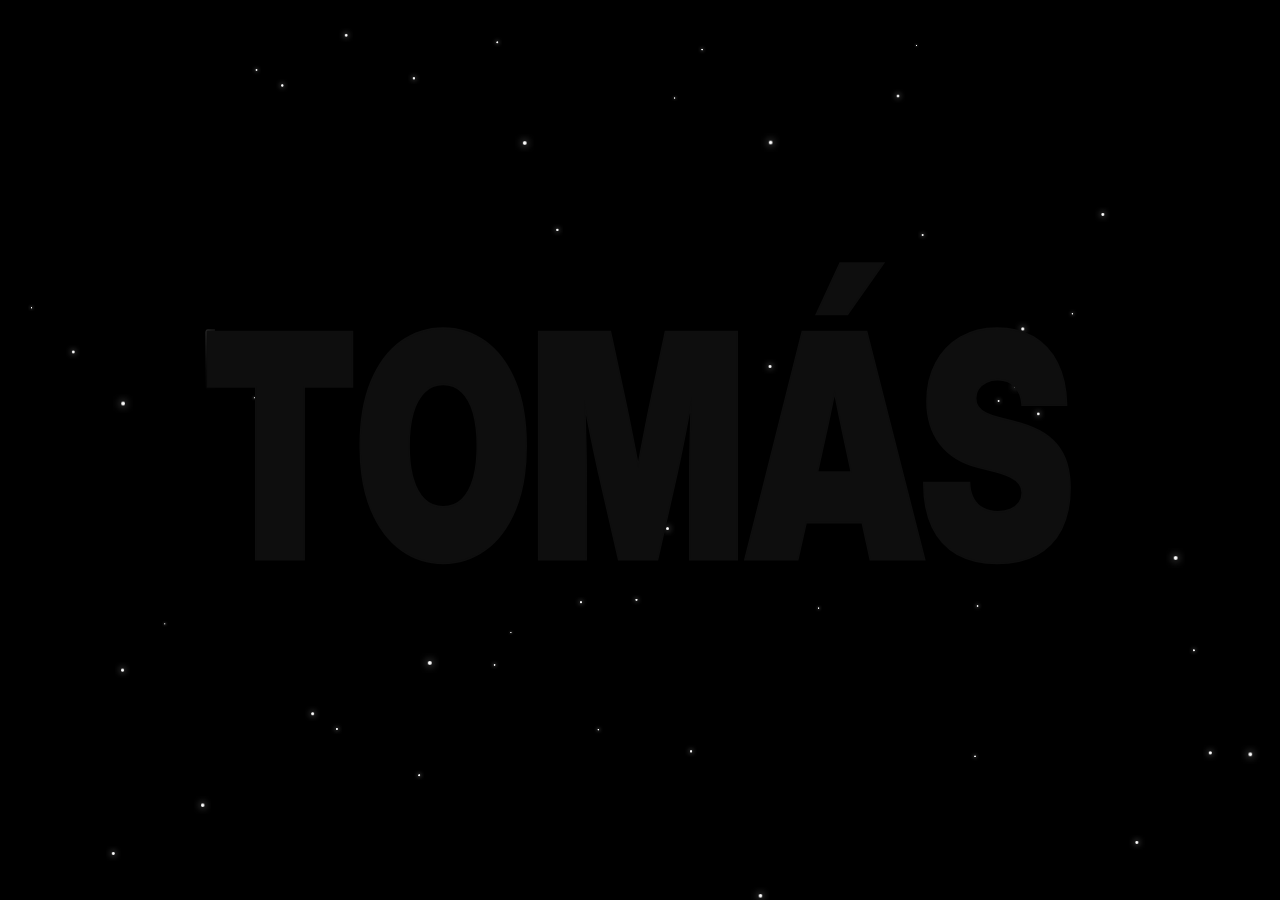
<file: index.html>
<!DOCTYPE html>
<html lang="pt">
<head>
    <meta charset="UTF-8">
    <meta name="viewport" content="width=device-width, initial-scale=1.0">
    <title>TOMAS</title>
    <link rel="stylesheet" href="styles.css">
    <link rel="preconnect" href="https://fonts.googleapis.com">
    <link rel="preconnect" href="https://fonts.gstatic.com" crossorigin>
    <link href="https://fonts.googleapis.com/css2?family=Inter:wght@900&display=swap" rel="stylesheet">
    <style>
        /* Custom font stretch/condense if needed, but scaling works too */
        .base-text, .glow-text-stroke {
            font-family: 'Inter', sans-serif;
            font-weight: 900;
            /* Stretch vertically: scale(1, 1.2) is one way, but font-stretch is better if font supports it. 
               Since Inter doesn't have ultra-condensed/tall variants easily loaded here without variable font, 
               we will rely on SVG transform or CSS transform on the text element */
        }
    </style>
</head>
<body>
    <canvas id="particles-canvas"></canvas>
    
    <main class="content">
        <!-- SVG Container for the text -->
        <svg id="text-svg" viewBox="0 0 800 200" preserveAspectRatio="xMidYMid meet">
            <defs>
                <!-- Mask for the glow effect -->
                <mask id="glow-mask">
                    <!-- Everything black is hidden, white is visible -->
                    <rect x="0" y="0" width="100%" height="100%" fill="black" />
                    <!-- The spotlight circle that will follow the mouse -->
                    <circle id="glow-spotlight" cx="0" cy="0" r="60" fill="white" filter="url(#blur-filter)" />
                </mask>
                
                <filter id="blur-filter">
                    <feGaussianBlur in="SourceGraphic" stdDeviation="15" />
                </filter>
            </defs>
            
            <!-- Group to center/scale text if needed -->
            <!-- transform: scale(0.9, 1.2) compresses width slightly and stretches height -->
            <g transform="scale(0.9, 1.2)" transform-origin="center">
                <!-- Glow layer (White stroke, masked by the spotlight) -->
                <!-- Rendered FIRST (behind) so inner strokes are covered by the base text -->
                <text x="50%" y="50%" dy=".35em" text-anchor="middle" class="glow-text-stroke" mask="url(#glow-mask)" aria-hidden="true"><tspan>T</tspan>OMÁS</text>
                
                <!-- Base text (dark fill) -->
                <!-- Rendered SECOND (front) to hide the messy inner strokes of the glow layer -->
                <text x="50%" y="50%" dy=".35em" text-anchor="middle" class="base-text"><tspan id="secret-trigger">T</tspan>OMÁS</text>
            </g>
        </svg>
    </main>

    <script src="script.js"></script>
</body>
</html>
</file>
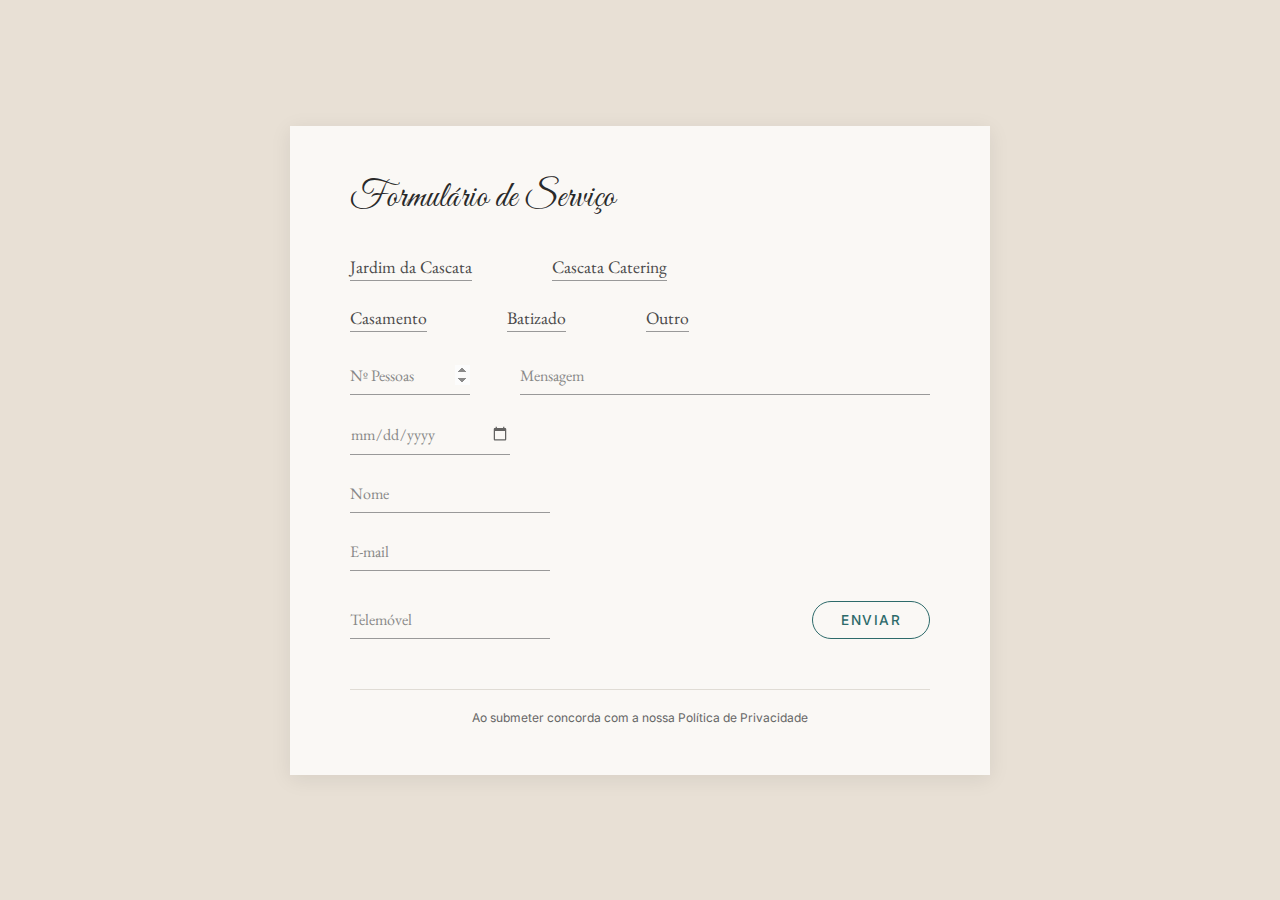
<file: cascata/index.html>
<!DOCTYPE html>
<html lang="pt">
<head>
    <meta charset="UTF-8">
    <meta name="viewport" content="width=device-width, initial-scale=1.0">
    <title>Cascata - Formulário de Serviço</title>
    <link rel="stylesheet" href="styles.css">
    <link rel="preconnect" href="https://fonts.googleapis.com">
    <link rel="preconnect" href="https://fonts.gstatic.com" crossorigin>
    <link href="https://fonts.googleapis.com/css2?family=EB+Garamond:ital,wght@0,400;0,500;1,400&family=Inter:wght@400;500&family=Great+Vibes&display=swap" rel="stylesheet">
</head>
<body>
    <main class="page-container">
        <div class="form-card">
            <h1 class="form-title">Formulário de Serviço</h1>
            
            <form id="reserva-form" class="reserva-form">
                <!-- Tipo de Serviço -->
                <div class="form-row service-row">
                    <label class="text-option">
                        <input type="radio" name="tipo-servico" value="jardim" required>
                        <span>Jardim da Cascata</span>
                    </label>
                    <label class="text-option">
                        <input type="radio" name="tipo-servico" value="catering">
                        <span>Cascata Catering</span>
                    </label>
                </div>
                
                <!-- Campo Local (condicional) -->
                <div class="form-row conditional-field" id="local-group">
                    <div class="input-group full-width">
                        <input type="text" id="local" name="local" placeholder=" ">
                        <label for="local">Local do Evento</label>
                    </div>
                </div>
                
                <!-- Tipo de Evento -->
                <div class="form-row event-row">
                    <label class="text-option">
                        <input type="radio" name="tipo-evento" value="casamento" required>
                        <span>Casamento</span>
                    </label>
                    <label class="text-option">
                        <input type="radio" name="tipo-evento" value="batizado">
                        <span>Batizado</span>
                    </label>
                    <label class="text-option">
                        <input type="radio" name="tipo-evento" value="outro">
                        <span>Outro</span>
                    </label>
                </div>
                
                <!-- Campo Outro (condicional) -->
                <div class="form-row conditional-field" id="outro-group">
                    <div class="input-group full-width">
                        <input type="text" id="outro-descricao" name="outro-descricao" placeholder=" ">
                        <label for="outro-descricao">Especifique o tipo de evento</label>
                    </div>
                </div>
                
                <!-- Número de Pessoas e Mensagem -->
                <div class="form-row two-col">
                    <div class="input-group">
                        <input type="number" id="num-pessoas" name="num-pessoas" min="1" required placeholder=" ">
                        <label for="num-pessoas">Nº Pessoas</label>
                    </div>
                    <div class="input-group message-group">
                        <input type="text" id="mensagem" name="mensagem" placeholder=" ">
                        <label for="mensagem">Mensagem</label>
                    </div>
                </div>
                
                <!-- Data -->
                <div class="form-row">
                    <div class="input-group date-group">
                        <input type="date" id="data" name="data" required>
                    </div>
                </div>
                
                <!-- Nome -->
                <div class="form-row">
                    <div class="input-group contact-group">
                        <input type="text" id="nome" name="nome" required placeholder=" ">
                        <label for="nome">Nome</label>
                    </div>
                </div>
                
                <!-- Email -->
                <div class="form-row">
                    <div class="input-group contact-group">
                        <input type="email" id="email" name="email" required placeholder=" ">
                        <label for="email">E-mail</label>
                    </div>
                </div>
                
                <!-- Telemóvel e Botão -->
                <div class="form-row submit-row">
                    <div class="input-group contact-group">
                        <input type="tel" id="telemovel" name="telemovel" required placeholder=" ">
                        <label for="telemovel">Telemóvel</label>
                    </div>
                    <button type="submit" class="submit-btn">ENVIAR</button>
                </div>
                
                <!-- Privacy Notice -->
                <p class="privacy-notice">Ao submeter concorda com a nossa Política de Privacidade</p>
            </form>
        </div>
    </main>

    <script src="script.js"></script>
</body>
</html>
</file>
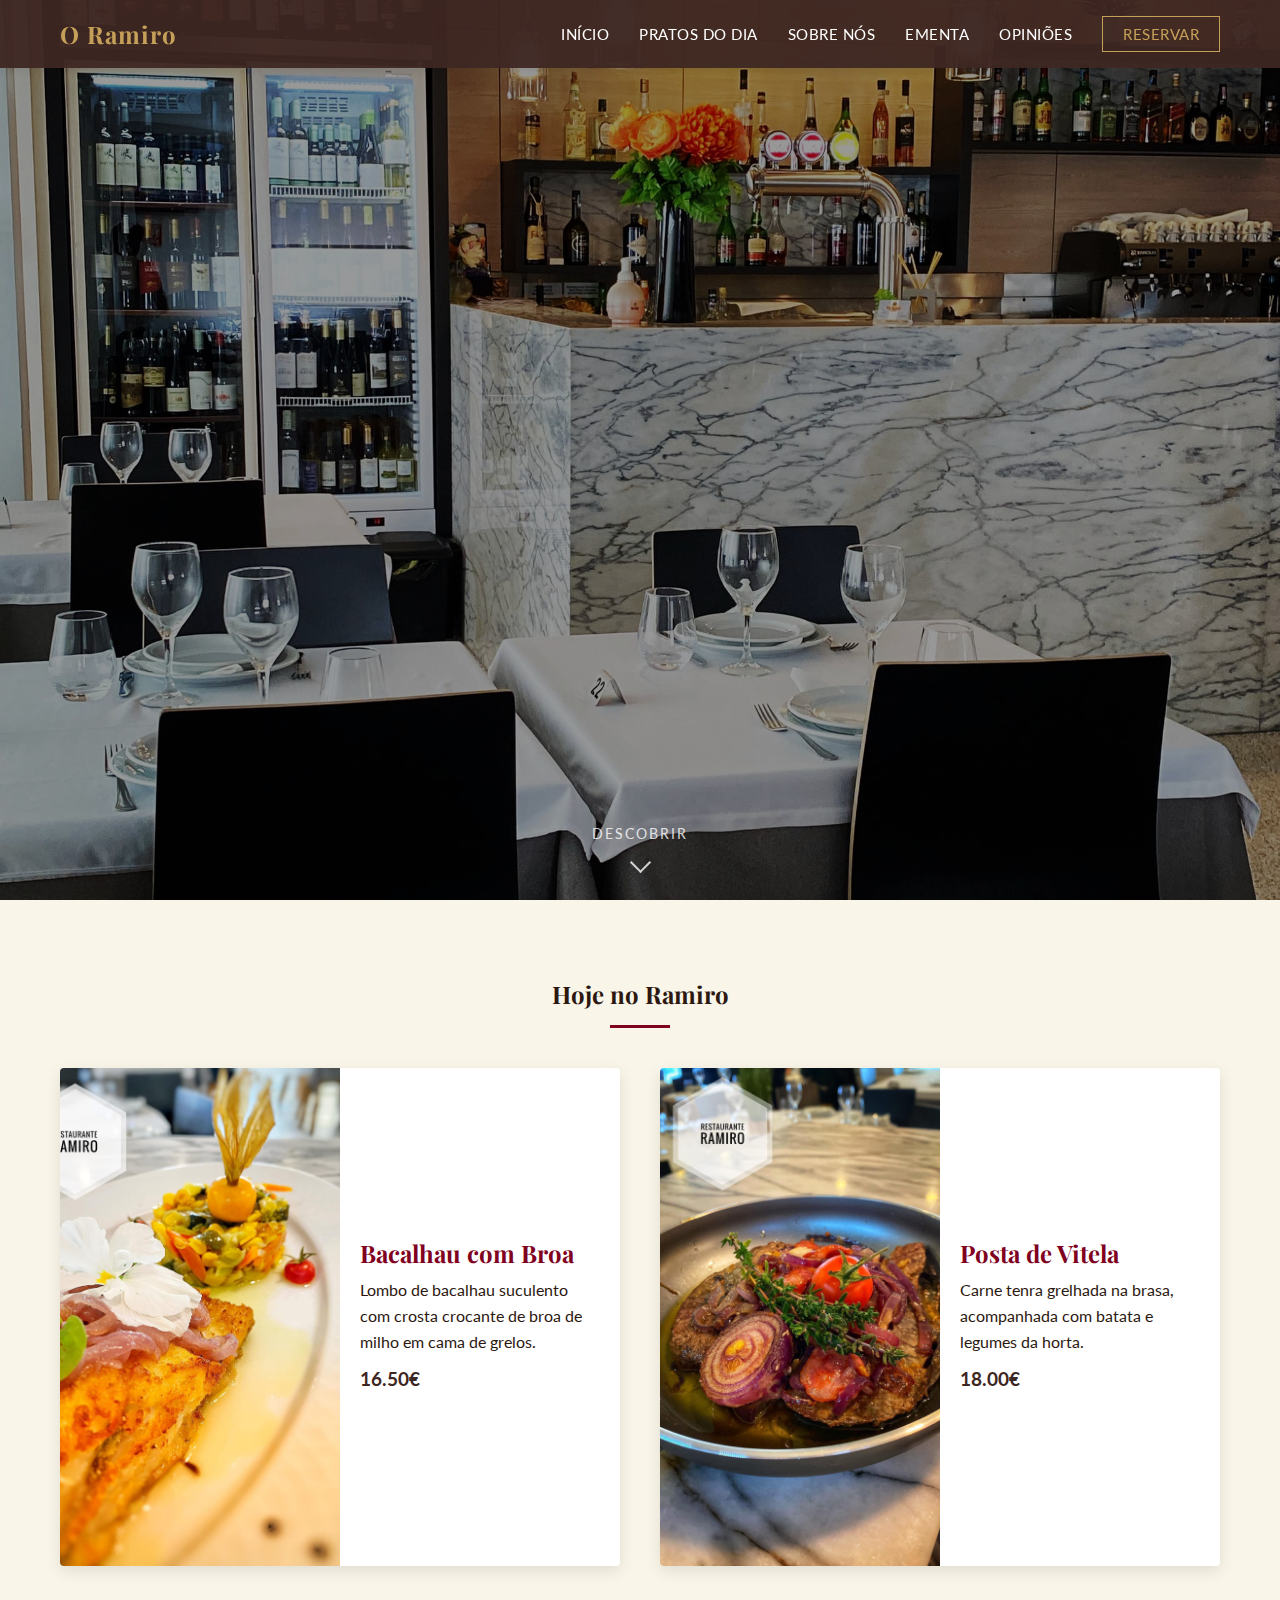
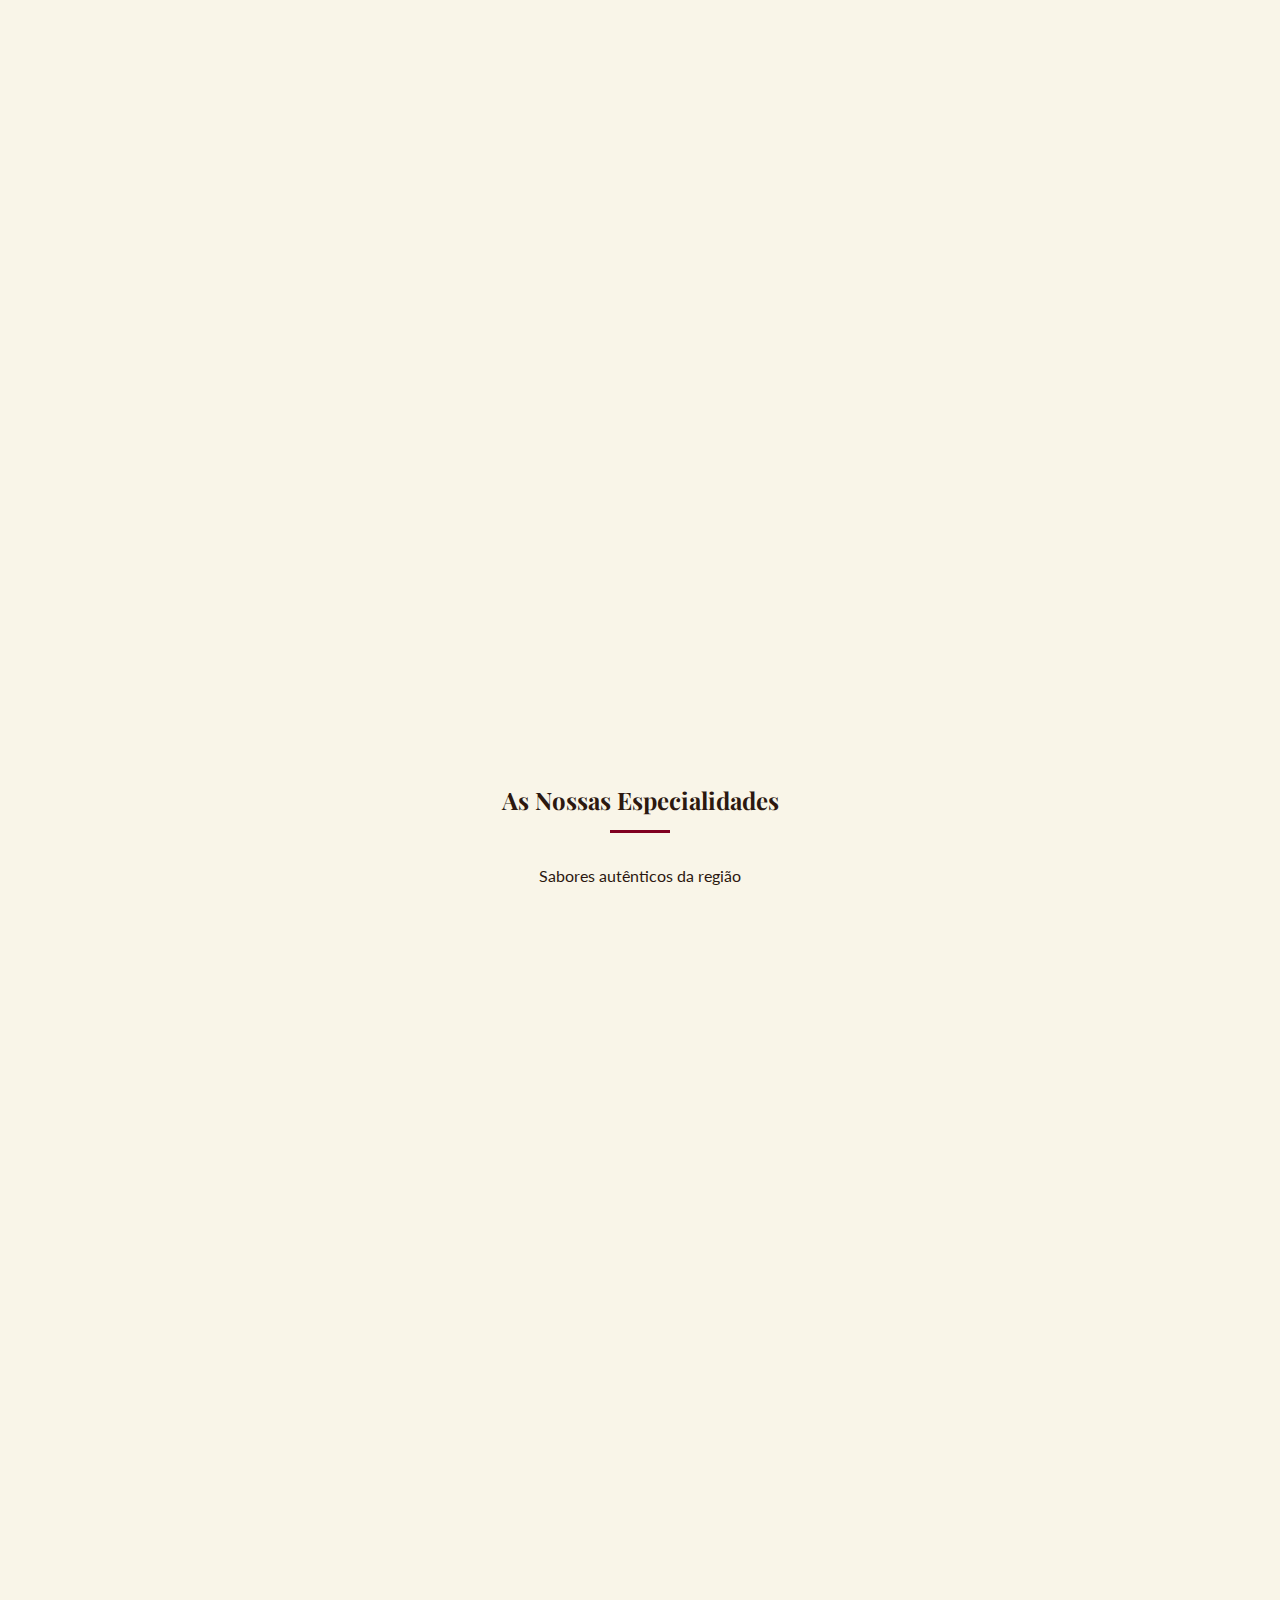
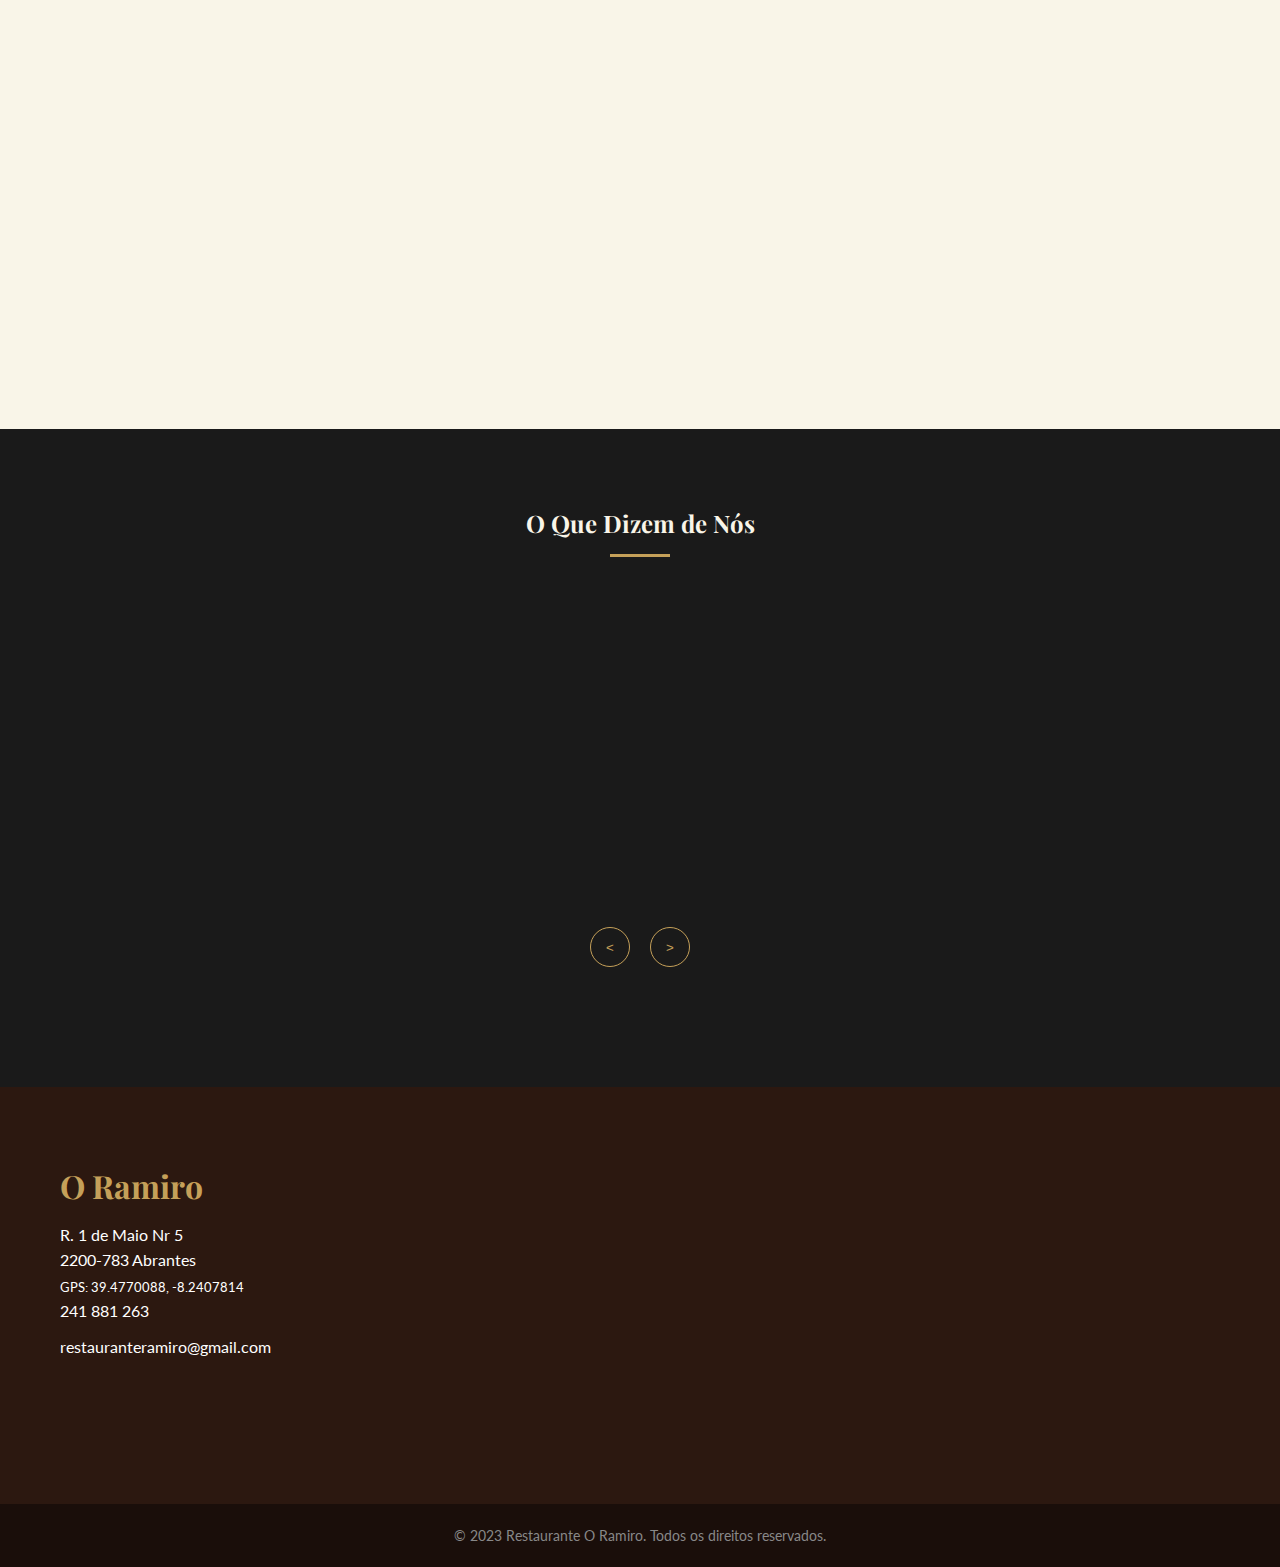
<file: ramiro/index.html>
<!DOCTYPE html>
<html lang="pt-PT">
<head>
    <meta charset="UTF-8">
    <meta name="viewport" content="width=device-width, initial-scale=1.0">
    <title>O Ramiro - Cozinha Regional Portuguesa</title>
    <meta name="description" content="Restaurante O Ramiro em Rio de Moinhos, Abrantes. Cozinha regional portuguesa de excelência, ambiente acolhedor e familiar.">
    
    <!-- Google Fonts -->
    <link rel="preconnect" href="https://fonts.googleapis.com">
    <link rel="preconnect" href="https://fonts.gstatic.com" crossorigin>
    <link href="https://fonts.googleapis.com/css2?family=Lato:wght@300;400;700&family=Playfair+Display:ital,wght@0,400;0,700;1,400&display=swap" rel="stylesheet">
    
    <!-- CSS -->
    <link rel="stylesheet" href="css/styles.css">
</head>
<body>

    <!-- Navigation -->
    <nav class="navbar">
        <div class="container nav-container">
            <a href="#" class="logo">O Ramiro</a>
            <ul class="nav-links">
                <li><a href="#hero">Início</a></li>
                <li><a href="#specials">Pratos do Dia</a></li>
                <li><a href="#story">Sobre Nós</a></li>
                <li><a href="#menu">Ementa</a></li>
                <li><a href="#reviews">Opiniões</a></li>
                <li><a href="#contact" class="btn-nav">Reservar</a></li>
            </ul>
            <div class="hamburger">
                <span></span>
                <span></span>
                <span></span>
            </div>
        </div>
    </nav>

    <!-- Hero Section -->
    <header id="hero" class="hero-section">
        <div class="hero-bg"></div>
        <div class="hero-content">
            <h1 class="fade-in">Cozinha Regional Portuguesa com Alma</h1>
            <p class="fade-in delay-1">Rio de Moinhos, Abrantes</p>
            <a href="#contact" class="btn-primary fade-in delay-2">Reservar Mesa</a>
        </div>
        <div class="scroll-indicator">
            <span>Descobrir</span>
            <div class="arrow-down"></div>
        </div>
    </header>

    <!-- Daily Specials Section -->
    <section id="specials" class="section-padding">
        <div class="container">
            <div class="section-header text-center">
                <h2>Hoje no Ramiro</h2>
                <div class="divider"></div>
            </div>
            <div id="specials-container" class="specials-grid">
                <!-- Content loaded via JS -->
                <div class="loading">A carregar pratos do dia...</div>
            </div>
        </div>
    </section>

    <!-- Story Section -->
    <section id="story" class="section-padding bg-cream">
        <div class="container">
            <div class="story-grid">
                <div class="story-content" data-aos="fade-right">
                    <h2>A Nossa História</h2>
                    <p>O <strong>Restaurante O Ramiro</strong>, localizado em Rio de Moinhos, próximo de Abrantes, está vocacionado para a Cozinha Regional Portuguesa e dispõe de um espaço acolhedor e ambiente familiar.</p>
                    <p>Possuímos um espaço com capacidade de <strong>180 lugares</strong>, perfeito para grupos e eventos.</p>
                    <p>Apostamos na gastronomia típica portuguesa, cuja qualidade tem granjeado da parte dos nossos clientes imensos elogios. O serviço prestado pelo pessoal do restaurante é profissional, eficiente e muito cordial.</p>
                    <p class="highlight-text">"A excelência dos nossos pratos é de fazer crescer água na boca. A satisfação é sempre garantida."</p>
                </div>
                <div class="story-images" data-aos="fade-left">
                    <div class="img-wrapper main-img">
                        <img src="Images/pessoas.jpg" alt="Equipa O Ramiro">
                    </div>
                    <div class="img-wrapper sub-img">
                        <img src="Images/interior.jpg" alt="Interior do Restaurante">
                    </div>
                </div>
            </div>
        </div>
    </section>

    <!-- Menu Section -->
    <section id="menu" class="section-padding">
        <div class="container">
            <div class="section-header text-center">
                <h2>As Nossas Especialidades</h2>
                <div class="divider"></div>
                <p>Sabores autênticos da região</p>
            </div>
            
            <div class="menu-categories">
                <!-- Peixe -->
                <div class="menu-category" data-aos="fade-up">
                    <div class="category-image">
                        <img src="Images/bacalhau.jpg" alt="Pratos de Peixe">
                        <div class="overlay"><h3>Do Mar & Rio</h3></div>
                    </div>
                    <div class="category-items">
                        <ul>
                            <li>
                                <span class="item-name">Bacalhau com Broa</span>
                                <span class="item-dots"></span>
                            </li>
                            <li>
                                <span class="item-name">Polvo à Lagareiro</span>
                                <span class="item-dots"></span>
                            </li>
                            <li>
                                <span class="item-name">Achigã na Brasa com Migas</span>
                                <span class="item-dots"></span>
                            </li>
                            <li>
                                <span class="item-name">Sável Frito com Açorda de Ovas</span>
                                <span class="item-dots"></span>
                            </li>
                            <li>
                                <span class="item-name">Arroz de Tamboril</span>
                                <span class="item-dots"></span>
                            </li>
                        </ul>
                    </div>
                </div>

                <!-- Carne -->
                <div class="menu-category reversed" data-aos="fade-up">
                    <div class="category-image">
                        <img src="Images/bife.jpg" alt="Pratos de Carne">
                        <div class="overlay"><h3>Da Terra</h3></div>
                    </div>
                    <div class="category-items">
                        <ul>
                            <li>
                                <span class="item-name">Cabrito Assado no Forno</span>
                                <span class="item-dots"></span>
                            </li>
                            <li>
                                <span class="item-name">Migas com Lombo Grelhado</span>
                                <span class="item-dots"></span>
                            </li>
                            <li>
                                <span class="item-name">Bifinhos com Camarão</span>
                                <span class="item-dots"></span>
                            </li>
                            <li>
                                <span class="item-name">Medalhões de Vitela</span>
                                <span class="item-dots"></span>
                            </li>
                            <li>
                                <span class="item-name">Secreto de Pata Negra</span>
                                <span class="item-dots"></span>
                            </li>
                            <li>
                                <span class="item-name">Picanha</span>
                                <span class="item-dots"></span>
                            </li>
                        </ul>
                    </div>
                </div>

                <!-- Sobremesas -->
                <div class="menu-category" data-aos="fade-up">
                    <div class="category-image">
                        <img src="Images/cheesecake.jpg" alt="Sobremesas">
                        <div class="overlay"><h3>Doce Final</h3></div>
                    </div>
                    <div class="category-items">
                        <ul>
                            <li>
                                <span class="item-name">Cheesecake de Morango</span>
                                <span class="item-dots"></span>
                            </li>
                            <li>
                                <span class="item-name">Quente e Frio de Maçã</span>
                                <span class="item-dots"></span>
                            </li>
                            <li>
                                <span class="item-name">Pudim de Café</span>
                                <span class="item-dots"></span>
                            </li>
                            <li>
                                <span class="item-name">Maçã Dourada</span>
                                <span class="item-dots"></span>
                            </li>
                        </ul>
                    </div>
                </div>
            </div>
        </div>
    </section>

    <!-- Reviews Section -->
    <section id="reviews" class="section-padding bg-dark text-light">
        <div class="container">
            <div class="section-header text-center">
                <h2>O Que Dizem de Nós</h2>
                <div class="divider white"></div>
            </div>
            <div class="reviews-carousel-container">
                <div class="reviews-track" id="reviews-track">
                    <!-- Reviews injected via JS -->
                </div>
                <div class="carousel-controls">
                    <button id="prev-review" aria-label="Anterior">&lt;</button>
                    <button id="next-review" aria-label="Seguinte">&gt;</button>
                </div>
            </div>
        </div>
    </section>

    <!-- Footer / Contact Section -->
    <footer id="contact">
        <div class="footer-top section-padding">
            <div class="container">
                <div class="footer-grid">
                    <div class="footer-info">
                        <h3>O Ramiro</h3>
                        <p class="address">
                            R. 1 de Maio Nr 5<br>
                            2200-783 Abrantes<br>
                            <small>GPS: 39.4770088, -8.2407814</small>
                        </p>
                        <div class="contacts">
                            <p><a href="tel:+351241881263">241 881 263</a></p>
                            <p><a href="mailto:restauranteramiro@gmail.com">restauranteramiro@gmail.com</a></p>
                        </div>
                    </div>
                    <div class="footer-map">
                        <iframe 
                            src="https://maps.google.com/maps?q=39.47700882719529,-8.240781430234067&hl=pt&z=15&output=embed" 
                            width="100%" height="250" style="border:0;" allowfullscreen="" loading="lazy">
                        </iframe>
                    </div>
                </div>
            </div>
        </div>
        <div class="footer-bottom text-center">
            <p>&copy; 2023 Restaurante O Ramiro. Todos os direitos reservados.</p>
        </div>
    </footer>

    <script src="js/app.js"></script>
</body>
</html>
</file>
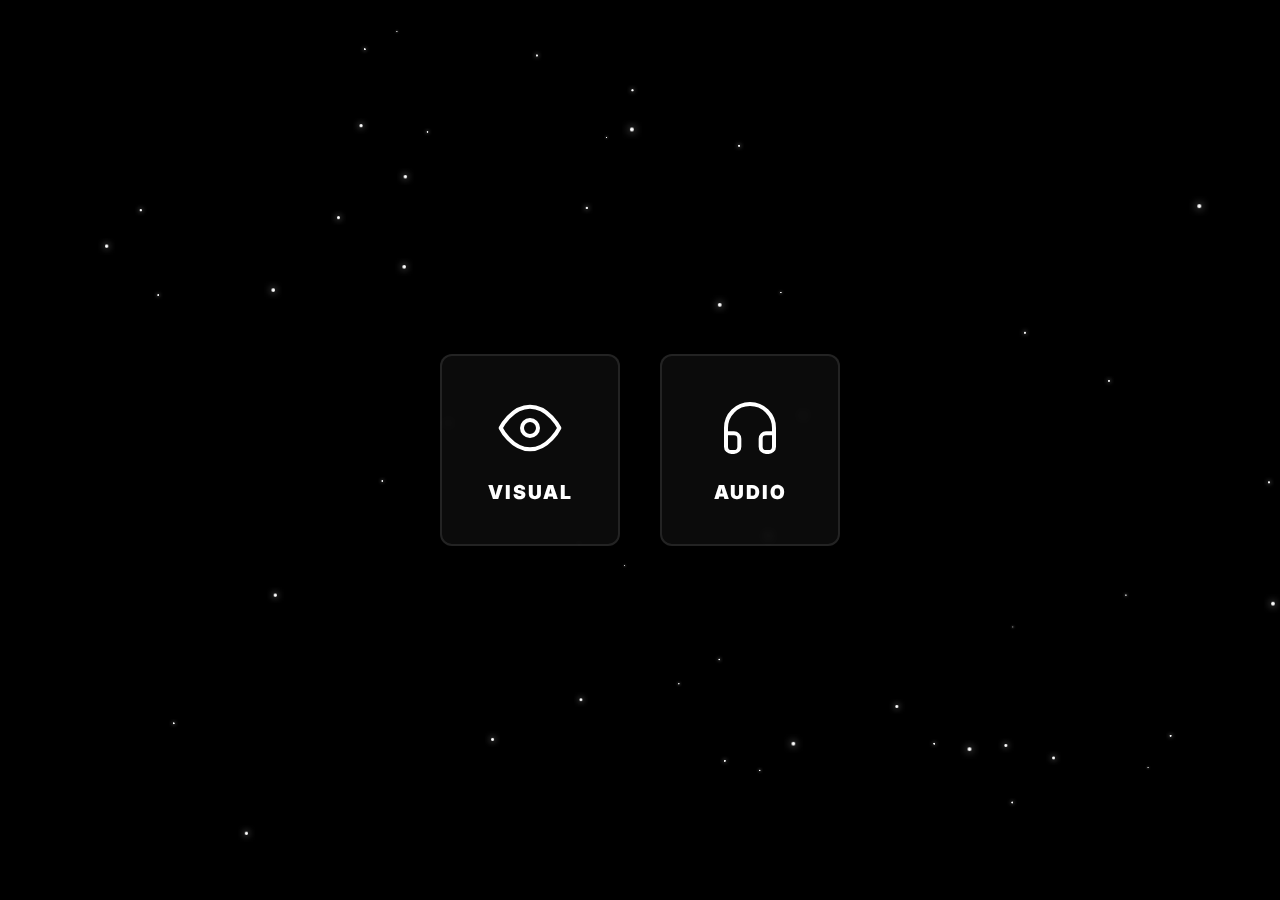
<file: reaction/index.html>
<!DOCTYPE html>
<html lang="pt">
<head>
    <meta charset="UTF-8">
    <meta name="viewport" content="width=device-width, initial-scale=1.0">
    <title>Reaction Test</title>
    <link rel="stylesheet" href="../styles.css">
    <link rel="stylesheet" href="styles.css">
    <link rel="preconnect" href="https://fonts.googleapis.com">
    <link rel="preconnect" href="https://fonts.gstatic.com" crossorigin>
    <link href="https://fonts.googleapis.com/css2?family=Inter:wght@400;900&display=swap" rel="stylesheet">
</head>
<body>
    <canvas id="particles-canvas"></canvas>
    
    <div class="menu-container" id="menu">
        <button id="btn-visual" class="menu-btn" aria-label="Visual Reaction Test">
            <svg viewBox="0 0 24 24" fill="none" stroke="currentColor" stroke-width="2" stroke-linecap="round" stroke-linejoin="round">
                <path d="M1 12s4-8 11-8 11 8 11 8-4 8-11 8-11-8-11-8z"></path>
                <circle cx="12" cy="12" r="3"></circle>
            </svg>
            <span class="btn-label">Visual</span>
        </button>
        <button id="btn-audio" class="menu-btn" aria-label="Audio Reaction Test">
            <svg viewBox="0 0 24 24" fill="none" stroke="currentColor" stroke-width="2" stroke-linecap="round" stroke-linejoin="round">
                <path d="M3 18v-6a9 9 0 0 1 18 0v6"></path>
                <path d="M21 19a2 2 0 0 1-2 2h-1a2 2 0 0 1-2-2v-3a2 2 0 0 1 2-2h3zM3 19a2 2 0 0 0 2 2h1a2 2 0 0 0 2-2v-3a2 2 0 0 0-2-2H3z"></path>
            </svg>
            <span class="btn-label">Audio</span>
        </button>
    </div>

    <!-- The actual test area -->
    <div id="test-overlay" class="hidden">
        <div id="message">Wait for green...</div>
        <div id="result-controls" class="hidden">
            <button id="btn-retry" class="control-btn">Try Again</button>
            <button id="btn-back" class="control-btn">Menu</button>
        </div>
    </div>

    <script src="../script.js"></script>
    <script src="script.js"></script>
</body>
</html>
</file>
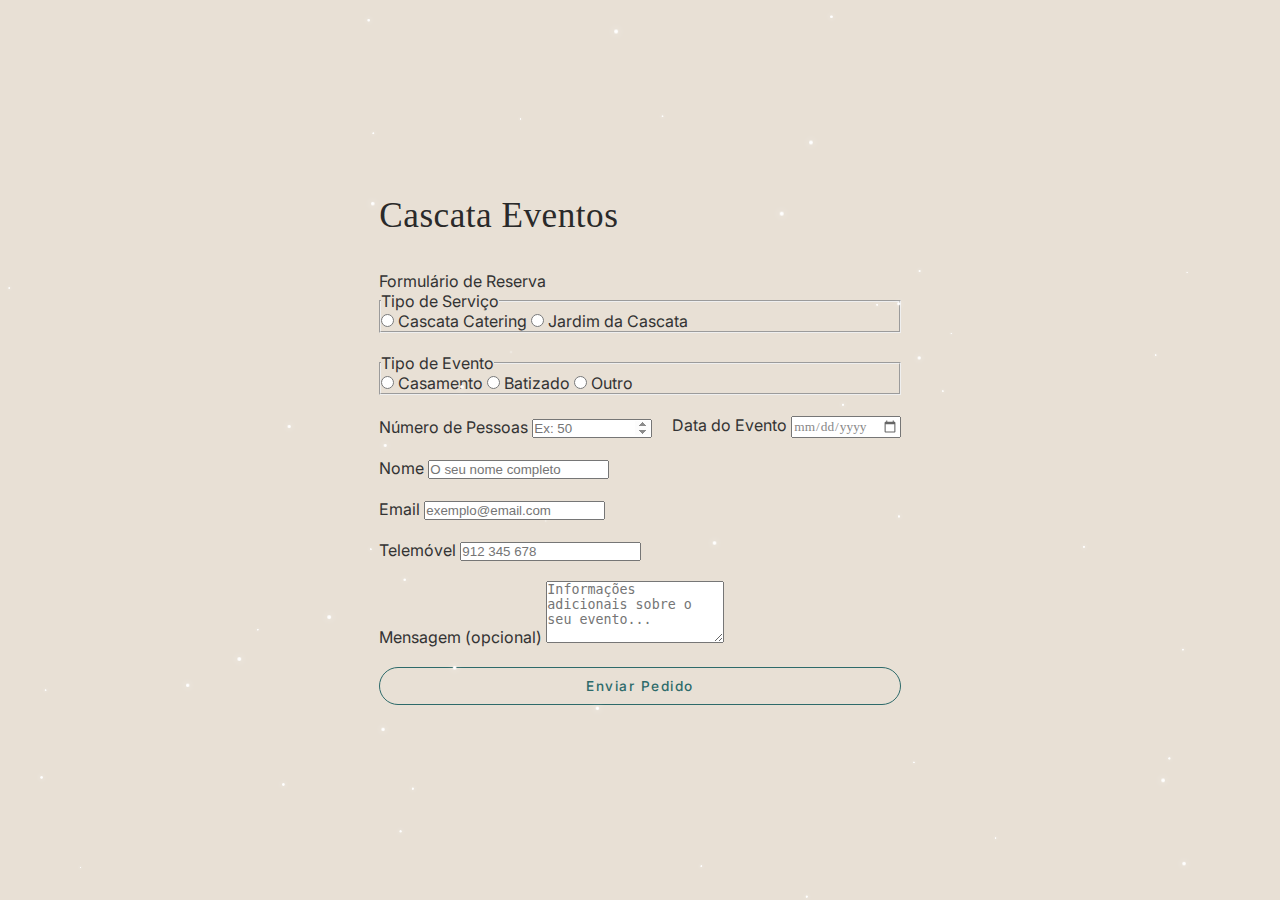
<file: cascata.html>
<!DOCTYPE html>
<html lang="pt">
<head>
    <meta charset="UTF-8">
    <meta name="viewport" content="width=device-width, initial-scale=1.0">
    <title>Cascata Eventos - Reservas</title>
    <link rel="stylesheet" href="styles.css">
    <link rel="stylesheet" href="cascata.css">
    <link rel="preconnect" href="https://fonts.googleapis.com">
    <link rel="preconnect" href="https://fonts.gstatic.com" crossorigin>
    <link href="https://fonts.googleapis.com/css2?family=Inter:wght@400;900&display=swap" rel="stylesheet">
</head>
<body>
    <canvas id="particles-canvas"></canvas>
    
    <div class="form-container">
        <h1 class="form-title">Cascata Eventos</h1>
        <p class="form-subtitle">Formulário de Reserva</p>
        
        <form id="reserva-form" class="reserva-form">
            <!-- Tipo de Serviço -->
            <fieldset class="form-group">
                <legend>Tipo de Serviço</legend>
                <div class="radio-group">
                    <label class="radio-label">
                        <input type="radio" name="tipo-servico" value="catering" required>
                        <span class="radio-custom"></span>
                        Cascata Catering
                    </label>
                    <label class="radio-label">
                        <input type="radio" name="tipo-servico" value="jardim">
                        <span class="radio-custom"></span>
                        Jardim da Cascata
                    </label>
                </div>
            </fieldset>
            
            <!-- Campo Local (condicional) -->
            <div class="form-group conditional-field" id="local-group">
                <label for="local">Local do Evento</label>
                <input type="text" id="local" name="local" placeholder="Indique o local do evento">
            </div>
            
            <!-- Tipo de Evento -->
            <fieldset class="form-group">
                <legend>Tipo de Evento</legend>
                <div class="radio-group">
                    <label class="radio-label">
                        <input type="radio" name="tipo-evento" value="casamento" required>
                        <span class="radio-custom"></span>
                        Casamento
                    </label>
                    <label class="radio-label">
                        <input type="radio" name="tipo-evento" value="batizado">
                        <span class="radio-custom"></span>
                        Batizado
                    </label>
                    <label class="radio-label">
                        <input type="radio" name="tipo-evento" value="outro">
                        <span class="radio-custom"></span>
                        Outro
                    </label>
                </div>
            </fieldset>
            
            <!-- Campo Outro (condicional) -->
            <div class="form-group conditional-field" id="outro-group">
                <label for="outro-descricao">Especifique o tipo de evento</label>
                <input type="text" id="outro-descricao" name="outro-descricao" placeholder="Descreva o seu evento">
            </div>
            
            <!-- Número de Pessoas e Data -->
            <div class="form-row">
                <div class="form-group">
                    <label for="num-pessoas">Número de Pessoas</label>
                    <input type="number" id="num-pessoas" name="num-pessoas" min="1" required placeholder="Ex: 50">
                </div>
                <div class="form-group">
                    <label for="data">Data do Evento</label>
                    <input type="date" id="data" name="data" required>
                </div>
            </div>
            
            <!-- Dados de Contacto -->
            <div class="form-group">
                <label for="nome">Nome</label>
                <input type="text" id="nome" name="nome" required placeholder="O seu nome completo">
            </div>
            
            <div class="form-group">
                <label for="email">Email</label>
                <input type="email" id="email" name="email" required placeholder="exemplo@email.com">
            </div>
            
            <div class="form-group">
                <label for="telemovel">Telemóvel</label>
                <input type="tel" id="telemovel" name="telemovel" required placeholder="912 345 678">
            </div>
            
            <!-- Mensagem Opcional -->
            <div class="form-group">
                <label for="mensagem">Mensagem <span class="optional">(opcional)</span></label>
                <textarea id="mensagem" name="mensagem" rows="4" placeholder="Informações adicionais sobre o seu evento..."></textarea>
            </div>
            
            <!-- Botão Submit -->
            <button type="submit" class="submit-btn">Enviar Pedido</button>
        </form>
    </div>

    <script src="script.js"></script>
    <script src="cascata.js"></script>
</body>
</html>
</file>
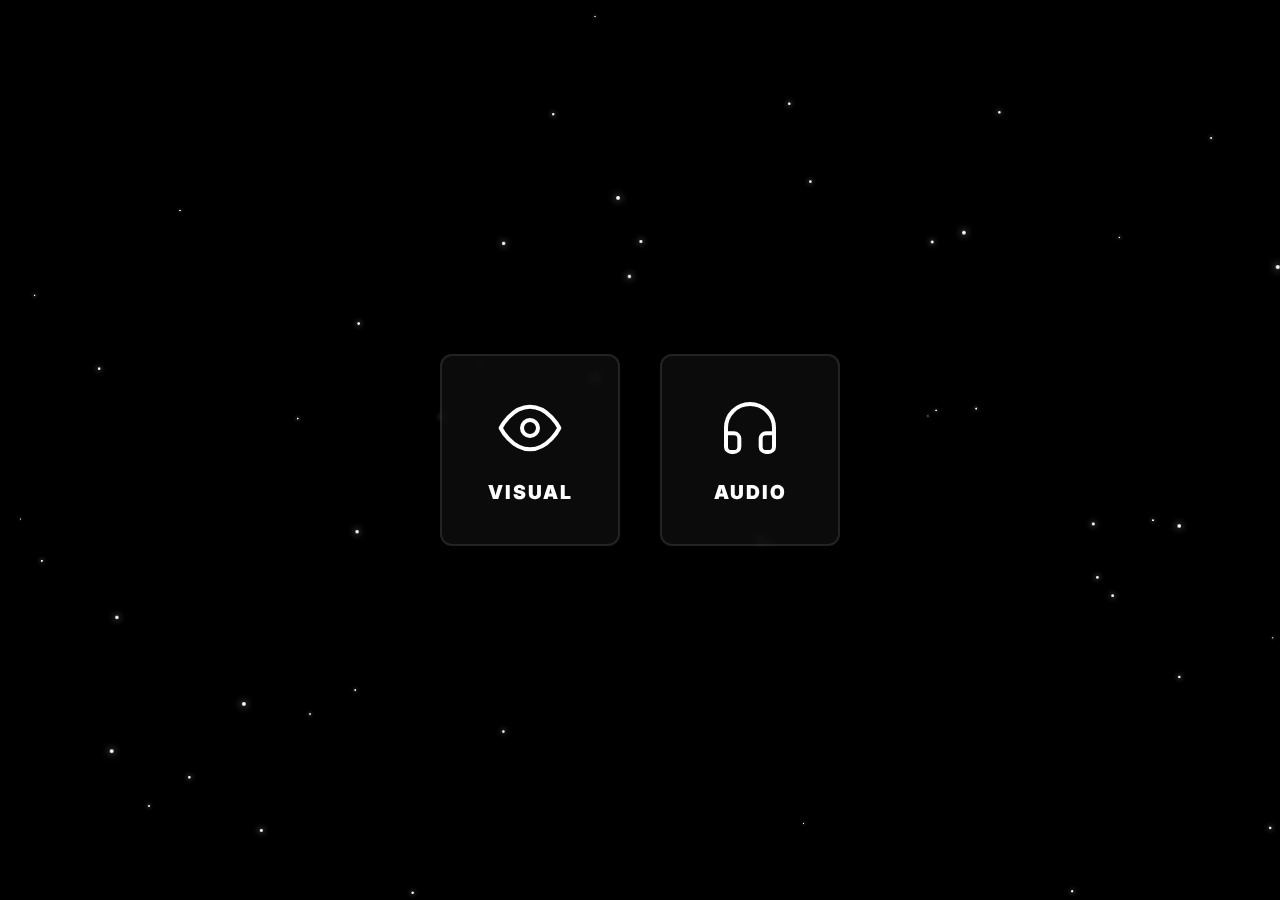
<file: reaction.html>
<!DOCTYPE html>
<html lang="pt">
<head>
    <meta charset="UTF-8">
    <meta name="viewport" content="width=device-width, initial-scale=1.0">
    <title>Reaction Test</title>
    <link rel="stylesheet" href="styles.css">
    <link rel="stylesheet" href="reaction.css">
    <link rel="preconnect" href="https://fonts.googleapis.com">
    <link rel="preconnect" href="https://fonts.gstatic.com" crossorigin>
    <link href="https://fonts.googleapis.com/css2?family=Inter:wght@400;900&display=swap" rel="stylesheet">
</head>
<body>
    <canvas id="particles-canvas"></canvas>
    
    <div class="menu-container" id="menu">
        <button id="btn-visual" class="menu-btn" aria-label="Visual Reaction Test">
            <svg viewBox="0 0 24 24" fill="none" stroke="currentColor" stroke-width="2" stroke-linecap="round" stroke-linejoin="round">
                <path d="M1 12s4-8 11-8 11 8 11 8-4 8-11 8-11-8-11-8z"></path>
                <circle cx="12" cy="12" r="3"></circle>
            </svg>
            <span class="btn-label">Visual</span>
        </button>
        <button id="btn-audio" class="menu-btn" aria-label="Audio Reaction Test">
            <svg viewBox="0 0 24 24" fill="none" stroke="currentColor" stroke-width="2" stroke-linecap="round" stroke-linejoin="round">
                <path d="M3 18v-6a9 9 0 0 1 18 0v6"></path>
                <path d="M21 19a2 2 0 0 1-2 2h-1a2 2 0 0 1-2-2v-3a2 2 0 0 1 2-2h3zM3 19a2 2 0 0 0 2 2h1a2 2 0 0 0 2-2v-3a2 2 0 0 0-2-2H3z"></path>
            </svg>
            <span class="btn-label">Audio</span>
        </button>
    </div>

    <!-- The actual test area -->
    <div id="test-overlay" class="hidden">
        <div id="message">Wait for green...</div>
        <div id="result-controls" class="hidden">
            <button id="btn-retry" class="control-btn">Try Again</button>
            <button id="btn-back" class="control-btn">Menu</button>
        </div>
    </div>

    <script src="script.js"></script>
    <script src="reaction.js"></script>
</body>
</html>
</file>
<file: styles.css>
*, *::before, *::after {
    margin: 0;
    padding: 0;
    box-sizing: border-box;
}

body {
    background-color: #000000;
    color: #333;
    font-family: 'Inter', -apple-system, BlinkMacSystemFont, "Segoe UI", Roboto, Helvetica, Arial, sans-serif;
    height: 100vh;
    width: 100vw;
    overflow: hidden;
    display: flex;
    justify-content: center;
    align-items: center;
    cursor: default;
}

#particles-canvas {
    position: absolute;
    top: 0;
    left: 0;
    width: 100%;
    height: 100%;
    z-index: 0;
    pointer-events: none;
}

.content {
    position: relative;
    z-index: 1;
    width: 90%;
    max-width: 1200px;
    display: flex;
    justify-content: center;
    align-items: center;
}

#text-svg {
    width: 100%;
    height: auto;
    font-weight: 900;
    font-size: 180px; 
    user-select: none;
    overflow: visible; /* Allow glow to spill slightly if needed */
}

/* Base styling for the text - THE COVER */
.base-text {
    fill: #0e0e0e; 
    stroke: #0e0e0e; /* Match fill to extend cover slightly over the seam */
    stroke-width: 2px; /* Slightly thicker to ensure full coverage of inner artifacts */
    paint-order: stroke fill;
}

/* The glow text - THE BACKLIGHT */
.glow-text-stroke {
    fill: none; /* No fill needed behind */
    stroke: rgba(255, 255, 255, 0.9);
    stroke-width: 4px; /* Thicker because half is hidden behind the base text */
    stroke-linecap: round;
    stroke-linejoin: round;
    pointer-events: none;
}

/* 
   GLOW ANIMATION via CSS 
   Efficiently handles the radius expansion/contraction 
*/
#glow-spotlight {
    r: 60px; /* Default radius */
    /* Smooth return to original size */
    transition: r 0.6s cubic-bezier(0.25, 1, 0.5, 1);
}

/* When clicking anywhere (body:active), expand the radius */
body:active #glow-spotlight {
    r: 1500px; /* Expanded radius */
    /* Fast expansion */
    transition: r 0.3s ease-out;
}
</file>
<file: cascata/styles.css>
/* Cascata Reservation Form - Light Elegant Theme */

*, *::before, *::after {
    margin: 0;
    padding: 0;
    box-sizing: border-box;
}

body {
    font-family: 'Inter', -apple-system, BlinkMacSystemFont, "Segoe UI", Roboto, sans-serif;
    background-color: #e8e0d5;
    min-height: 100vh;
    display: flex;
    justify-content: center;
    align-items: center;
    padding: 40px 20px;
}

/* Page Container */
.page-container {
    width: 100%;
    max-width: 700px;
}

/* Form Card */
.form-card {
    background: #faf8f5;
    padding: 50px 60px;
    box-shadow: 0 4px 20px rgba(0, 0, 0, 0.08);
}

/* Title */
.form-title {
    font-family: 'Nashville Serial', 'Great Vibes', cursive;
    font-weight: 400;
    font-style: normal;
    font-size: 2.2rem;
    color: #2a2a2a;
    margin-bottom: 35px;
    letter-spacing: 0.5px;
}

/* Form */
.reserva-form {
    display: flex;
    flex-direction: column;
    gap: 20px;
}

/* Form Rows */
.form-row {
    display: flex;
    gap: 20px;
    align-items: flex-end;
}

/* Service and Event Selection Rows */
.service-row,
.event-row {
    justify-content: flex-start;
    gap: 0;
    margin-bottom: 5px;
}

/* Text Option (Radio as Text Link) */
.text-option {
    position: relative;
    cursor: pointer;
    font-family: 'EB Garamond', Georgia, serif;
    font-size: 1.1rem;
    color: #4a4a4a;
    padding-right: 80px;
}

.text-option:last-child {
    padding-right: 0;
}

.text-option input[type="radio"] {
    position: absolute;
    opacity: 0;
    pointer-events: none;
}

.text-option span {
    display: inline-block;
    border-bottom: 1px solid #999;
    padding-bottom: 2px;
    transition: all 0.2s ease;
}

.text-option:hover span {
    color: #2d6a6a;
    border-color: #2d6a6a;
}

.text-option input[type="radio"]:checked + span {
    color: #2d6a6a;
    border-color: #2d6a6a;
    font-weight: 500;
}

/* Input Groups */
.input-group {
    position: relative;
    flex: 0 0 auto;
}

.input-group.full-width {
    flex: 1;
    width: 100%;
}

.input-group.message-group {
    flex: 1;
}

.input-group.contact-group {
    width: 200px;
}

.input-group.date-group {
    width: 160px;
}

/* Underlined Inputs */
.input-group input,
.input-group textarea {
    font-family: 'EB Garamond', Georgia, serif;
    font-size: 1rem;
    color: #2a2a2a;
    background: transparent;
    border: none;
    border-bottom: 1px solid #999;
    padding: 8px 0;
    width: 100%;
    outline: none;
    transition: border-color 0.2s ease;
}

.input-group input:focus,
.input-group textarea:focus {
    border-color: #2d6a6a;
}

/* Floating Labels */
.input-group label {
    position: absolute;
    left: 0;
    top: 8px;
    font-family: 'EB Garamond', Georgia, serif;
    font-size: 1rem;
    color: #888;
    pointer-events: none;
    transition: all 0.2s ease;
}

.input-group input:focus + label,
.input-group input:not(:placeholder-shown) + label {
    top: -16px;
    font-size: 0.8rem;
    color: #666;
}

/* Number Input - Show Spinners */
input[type="number"] {
    -moz-appearance: textfield;
    width: 120px;
}

input[type="number"]::-webkit-outer-spin-button,
input[type="number"]::-webkit-inner-spin-button {
    -webkit-appearance: inner-spin-button;
    opacity: 1;
}

/* Date Input */
input[type="date"] {
    font-family: 'EB Garamond', Georgia, serif;
    color: #888;
}

input[type="date"]::-webkit-calendar-picker-indicator {
    cursor: pointer;
    opacity: 0.6;
}

/* Two Column Layout */
.two-col {
    align-items: flex-end;
}

.two-col .input-group:first-child {
    flex: 0 0 150px;
}

/* Submit Row */
.submit-row {
    justify-content: space-between;
    align-items: flex-end;
    margin-top: 10px;
}

/* Submit Button */
.submit-btn {
    font-family: 'Inter', sans-serif;
    font-weight: 500;
    font-size: 0.85rem;
    letter-spacing: 1.5px;
    color: #2d6a6a;
    background: transparent;
    border: 1.5px solid #2d6a6a;
    border-radius: 20px;
    padding: 10px 28px;
    cursor: pointer;
    transition: all 0.2s ease;
}

.submit-btn:hover {
    background: #2d6a6a;
    color: white;
}

/* Privacy Notice */
.privacy-notice {
    font-family: 'Inter', sans-serif;
    font-size: 0.75rem;
    color: #666;
    text-align: center;
    margin-top: 30px;
    padding-top: 20px;
    border-top: 1px solid #e0dcd5;
}

/* Conditional Fields */
.conditional-field {
    display: none;
    overflow: hidden;
}

.conditional-field.visible {
    display: flex;
    animation: slideDown 0.3s ease-out;
}

@keyframes slideDown {
    from {
        opacity: 0;
        transform: translateY(-10px);
    }
    to {
        opacity: 1;
        transform: translateY(0);
    }
}

/* Responsive */
@media (max-width: 600px) {
    .form-card {
        padding: 30px 25px;
    }
    
    .form-title {
        font-size: 1.5rem;
    }
    
    .service-row,
    .event-row {
        flex-direction: column;
        align-items: flex-start;
        gap: 15px;
    }
    
    .text-option {
        padding-right: 0;
    }
    
    .two-col {
        flex-direction: column;
        align-items: stretch;
    }
    
    .two-col .input-group:first-child,
    .two-col .input-group.message-group {
        flex: 1;
        width: 100%;
    }
    
    .input-group.contact-group {
        width: 100%;
    }
    
    .submit-row {
        flex-direction: column;
        gap: 25px;
        align-items: stretch;
    }
    
    .submit-btn {
        width: 100%;
    }
}
</file>
<file: reaction/styles.css>
/* Reaction Page Styles */

.menu-container {
    position: relative;
    z-index: 10;
    display: flex;
    gap: 40px;
    animation: fadeIn 0.5s ease-out;
}

@keyframes fadeIn {
    from { opacity: 0; transform: translateY(20px); }
    to { opacity: 1; transform: translateY(0); }
}

.menu-btn {
    background: rgba(14, 14, 14, 0.8); /* Matches base-text fill somewhat */
    border: 2px solid rgba(255, 255, 255, 0.1);
    border-radius: 12px;
    padding: 40px;
    cursor: pointer;
    display: flex;
    flex-direction: column;
    align-items: center;
    gap: 20px;
    transition: all 0.3s cubic-bezier(0.25, 1, 0.5, 1);
    color: white;
    width: 180px;
    backdrop-filter: blur(5px);
}

.menu-btn:hover {
    border-color: rgba(255, 255, 255, 0.8);
    background: rgba(255, 255, 255, 0.05);
    transform: translateY(-5px);
    box-shadow: 0 0 30px rgba(255, 255, 255, 0.1);
}

.menu-btn svg {
    width: 64px;
    height: 64px;
    stroke: white;
    stroke-width: 1.5;
}

.btn-label {
    font-family: 'Inter', sans-serif;
    font-weight: 900;
    font-size: 1.2rem;
    text-transform: uppercase;
    letter-spacing: 2px;
}

/* Test Overlay - Covers everything */
#test-overlay {
    position: fixed;
    top: 0;
    left: 0;
    width: 100vw;
    height: 100vh;
    z-index: 100;
    display: flex;
    flex-direction: column;
    justify-content: center;
    align-items: center;
    cursor: pointer;
    user-select: none;
    -webkit-tap-highlight-color: transparent;
}

.hidden {
    display: none !important;
}

/* Test States */
.state-waiting {
    background-color: #000000;
    cursor: pointer;
}

/* Visual Flash */
.state-go {
    background-color: #ffffff;
    cursor: pointer;
}

/* Result Screen */
.state-result {
    background-color: #000000;
    cursor: default;
}

/* Too Early Screen */
.state-early {
    background-color: #cf2e2e; /* Red for error */
}

/* Text Messages */
#message {
    font-family: 'Inter', sans-serif;
    font-weight: 900;
    font-size: 4rem;
    color: white;
    pointer-events: none;
    text-align: center;
    padding: 20px;
}

.state-go #message {
    color: black; /* Invert for white background */
    opacity: 0; /* Hide text during flash to reduce distraction? Or keep "CLICK!" */
}

.state-early #message {
    font-size: 2rem;
}

/* Results Buttons */
#result-controls {
    margin-top: 60px;
    display: flex;
    gap: 20px;
    z-index: 101;
}

.control-btn {
    background: transparent;
    color: white;
    border: 2px solid white;
    padding: 15px 30px;
    font-family: 'Inter', sans-serif;
    font-weight: 900;
    font-size: 1rem;
    cursor: pointer;
    text-transform: uppercase;
    letter-spacing: 1px;
    transition: all 0.2s;
}

.control-btn:hover {
    background: white;
    color: black;
}
</file>
<file: cascata.css>
/* Cascata Reservation Form - Light Elegant Theme */

*, *::before, *::after {
    margin: 0;
    padding: 0;
    box-sizing: border-box;
}

body {
    font-family: 'Inter', -apple-system, BlinkMacSystemFont, "Segoe UI", Roboto, sans-serif;
    background-color: #e8e0d5;
    min-height: 100vh;
    display: flex;
    justify-content: center;
    align-items: center;
    padding: 40px 20px;
}

/* Page Container */
.page-container {
    width: 100%;
    max-width: 700px;
}

/* Form Card */
.form-card {
    background: #faf8f5;
    padding: 50px 60px;
    box-shadow: 0 4px 20px rgba(0, 0, 0, 0.08);
}

/* Title */
.form-title {
    font-family: 'Nashville Serial', 'Great Vibes', cursive;
    font-weight: 400;
    font-style: normal;
    font-size: 2.2rem;
    color: #2a2a2a;
    margin-bottom: 35px;
    letter-spacing: 0.5px;
}

/* Form */
.reserva-form {
    display: flex;
    flex-direction: column;
    gap: 20px;
}

/* Form Rows */
.form-row {
    display: flex;
    gap: 20px;
    align-items: flex-end;
}

/* Service and Event Selection Rows */
.service-row,
.event-row {
    justify-content: flex-start;
    gap: 0;
    margin-bottom: 5px;
}

/* Text Option (Radio as Text Link) */
.text-option {
    position: relative;
    cursor: pointer;
    font-family: 'EB Garamond', Georgia, serif;
    font-size: 1.1rem;
    color: #4a4a4a;
    padding-right: 80px;
}

.text-option:last-child {
    padding-right: 0;
}

.text-option input[type="radio"] {
    position: absolute;
    opacity: 0;
    pointer-events: none;
}

.text-option span {
    display: inline-block;
    border-bottom: 1px solid #999;
    padding-bottom: 2px;
    transition: all 0.2s ease;
}

.text-option:hover span {
    color: #2d6a6a;
    border-color: #2d6a6a;
}

.text-option input[type="radio"]:checked + span {
    color: #2d6a6a;
    border-color: #2d6a6a;
    font-weight: 500;
}

/* Input Groups */
.input-group {
    position: relative;
    flex: 0 0 auto;
}

.input-group.full-width {
    flex: 1;
    width: 100%;
}

.input-group.message-group {
    flex: 1;
}

.input-group.contact-group {
    width: 200px;
}

.input-group.date-group {
    width: 160px;
}

/* Underlined Inputs */
.input-group input,
.input-group textarea {
    font-family: 'EB Garamond', Georgia, serif;
    font-size: 1rem;
    color: #2a2a2a;
    background: transparent;
    border: none;
    border-bottom: 1px solid #999;
    padding: 8px 0;
    width: 100%;
    outline: none;
    transition: border-color 0.2s ease;
}

.input-group input:focus,
.input-group textarea:focus {
    border-color: #2d6a6a;
}

/* Floating Labels */
.input-group label {
    position: absolute;
    left: 0;
    top: 8px;
    font-family: 'EB Garamond', Georgia, serif;
    font-size: 1rem;
    color: #888;
    pointer-events: none;
    transition: all 0.2s ease;
}

.input-group input:focus + label,
.input-group input:not(:placeholder-shown) + label {
    top: -16px;
    font-size: 0.8rem;
    color: #666;
}

/* Number Input - Show Spinners */
input[type="number"] {
    -moz-appearance: textfield;
    width: 120px;
}

input[type="number"]::-webkit-outer-spin-button,
input[type="number"]::-webkit-inner-spin-button {
    -webkit-appearance: inner-spin-button;
    opacity: 1;
}

/* Date Input */
input[type="date"] {
    font-family: 'EB Garamond', Georgia, serif;
    color: #888;
}

input[type="date"]::-webkit-calendar-picker-indicator {
    cursor: pointer;
    opacity: 0.6;
}

/* Two Column Layout */
.two-col {
    align-items: flex-end;
}

.two-col .input-group:first-child {
    flex: 0 0 150px;
}

/* Submit Row */
.submit-row {
    justify-content: space-between;
    align-items: flex-end;
    margin-top: 10px;
}

/* Submit Button */
.submit-btn {
    font-family: 'Inter', sans-serif;
    font-weight: 500;
    font-size: 0.85rem;
    letter-spacing: 1.5px;
    color: #2d6a6a;
    background: transparent;
    border: 1.5px solid #2d6a6a;
    border-radius: 20px;
    padding: 10px 28px;
    cursor: pointer;
    transition: all 0.2s ease;
}

.submit-btn:hover {
    background: #2d6a6a;
    color: white;
}

/* Privacy Notice */
.privacy-notice {
    font-family: 'Inter', sans-serif;
    font-size: 0.75rem;
    color: #666;
    text-align: center;
    margin-top: 30px;
    padding-top: 20px;
    border-top: 1px solid #e0dcd5;
}

/* Conditional Fields */
.conditional-field {
    display: none;
    overflow: hidden;
}

.conditional-field.visible {
    display: flex;
    animation: slideDown 0.3s ease-out;
}

@keyframes slideDown {
    from {
        opacity: 0;
        transform: translateY(-10px);
    }
    to {
        opacity: 1;
        transform: translateY(0);
    }
}

/* Responsive */
@media (max-width: 600px) {
    .form-card {
        padding: 30px 25px;
    }
    
    .form-title {
        font-size: 1.5rem;
    }
    
    .service-row,
    .event-row {
        flex-direction: column;
        align-items: flex-start;
        gap: 15px;
    }
    
    .text-option {
        padding-right: 0;
    }
    
    .two-col {
        flex-direction: column;
        align-items: stretch;
    }
    
    .two-col .input-group:first-child,
    .two-col .input-group.message-group {
        flex: 1;
        width: 100%;
    }
    
    .input-group.contact-group {
        width: 100%;
    }
    
    .submit-row {
        flex-direction: column;
        gap: 25px;
        align-items: stretch;
    }
    
    .submit-btn {
        width: 100%;
    }
}
</file>
<file: reaction.css>
/* Reaction Page Styles */

.menu-container {
    position: relative;
    z-index: 10;
    display: flex;
    gap: 40px;
    animation: fadeIn 0.5s ease-out;
}

@keyframes fadeIn {
    from { opacity: 0; transform: translateY(20px); }
    to { opacity: 1; transform: translateY(0); }
}

.menu-btn {
    background: rgba(14, 14, 14, 0.8); /* Matches base-text fill somewhat */
    border: 2px solid rgba(255, 255, 255, 0.1);
    border-radius: 12px;
    padding: 40px;
    cursor: pointer;
    display: flex;
    flex-direction: column;
    align-items: center;
    gap: 20px;
    transition: all 0.3s cubic-bezier(0.25, 1, 0.5, 1);
    color: white;
    width: 180px;
    backdrop-filter: blur(5px);
}

.menu-btn:hover {
    border-color: rgba(255, 255, 255, 0.8);
    background: rgba(255, 255, 255, 0.05);
    transform: translateY(-5px);
    box-shadow: 0 0 30px rgba(255, 255, 255, 0.1);
}

.menu-btn svg {
    width: 64px;
    height: 64px;
    stroke: white;
    stroke-width: 1.5;
}

.btn-label {
    font-family: 'Inter', sans-serif;
    font-weight: 900;
    font-size: 1.2rem;
    text-transform: uppercase;
    letter-spacing: 2px;
}

/* Test Overlay - Covers everything */
#test-overlay {
    position: fixed;
    top: 0;
    left: 0;
    width: 100vw;
    height: 100vh;
    z-index: 100;
    display: flex;
    flex-direction: column;
    justify-content: center;
    align-items: center;
    cursor: pointer;
    user-select: none;
    -webkit-tap-highlight-color: transparent;
}

.hidden {
    display: none !important;
}

/* Test States */
.state-waiting {
    background-color: #000000;
    cursor: pointer;
}

/* Visual Flash */
.state-go {
    background-color: #ffffff;
    cursor: pointer;
}

/* Result Screen */
.state-result {
    background-color: #000000;
    cursor: default;
}

/* Too Early Screen */
.state-early {
    background-color: #cf2e2e; /* Red for error */
}

/* Text Messages */
#message {
    font-family: 'Inter', sans-serif;
    font-weight: 900;
    font-size: 4rem;
    color: white;
    pointer-events: none;
    text-align: center;
    padding: 20px;
}

.state-go #message {
    color: black; /* Invert for white background */
    opacity: 0; /* Hide text during flash to reduce distraction? Or keep "CLICK!" */
}

.state-early #message {
    font-size: 2rem;
}

/* Results Buttons */
#result-controls {
    margin-top: 60px;
    display: flex;
    gap: 20px;
    z-index: 101;
}

.control-btn {
    background: transparent;
    color: white;
    border: 2px solid white;
    padding: 15px 30px;
    font-family: 'Inter', sans-serif;
    font-weight: 900;
    font-size: 1rem;
    cursor: pointer;
    text-transform: uppercase;
    letter-spacing: 1px;
    transition: all 0.2s;
}

.control-btn:hover {
    background: white;
    color: black;
}
</file>
<file: ramiro/css/styles.css>
/* CSS Variables & Reset */
:root {
    --primary-color: #3E2723; /* Dark Wood */
    --secondary-color: #F9F5E8; /* Cream/Off-white */
    --accent-color: #800020; /* Wine Red */
    --text-color: #2C1810; /* Dark Brown/Black for text */
    --light-text: #FAF3E0;
    --gold-color: #C5A059;
    
    --font-heading: 'Playfair Display', serif;
    --font-body: 'Lato', sans-serif;
    
    --transition: all 0.4s ease;
    --shadow: 0 5px 15px rgba(0,0,0,0.1);
}

* {
    margin: 0;
    padding: 0;
    box-sizing: border-box;
}

html {
    scroll-behavior: smooth;
}

body {
    font-family: var(--font-body);
    color: var(--text-color);
    background-color: var(--secondary-color);
    line-height: 1.6;
    overflow-x: hidden;
}

h1, h2, h3, h4 {
    font-family: var(--font-heading);
    font-weight: 700;
    line-height: 1.2;
    margin-bottom: 1rem;
}

a {
    text-decoration: none;
    color: inherit;
    transition: var(--transition);
}

ul {
    list-style: none;
}

img {
    max-width: 100%;
    display: block;
    height: auto;
}

/* Utilities */
.container {
    max-width: 1200px;
    margin: 0 auto;
    padding: 0 20px;
}

.section-padding {
    padding: 80px 0;
}

.text-center {
    text-align: center;
}

.bg-cream {
    background-color: #F9F5E8;
}

.bg-dark {
    background-color: #1A1A1A;
    color: var(--secondary-color);
}

.divider {
    height: 3px;
    width: 60px;
    background-color: var(--accent-color);
    margin: 15px auto 30px;
}

.divider.white {
    background-color: var(--gold-color);
}

/* Buttons */
.btn-primary {
    display: inline-block;
    padding: 12px 30px;
    background-color: var(--accent-color);
    color: #fff;
    font-family: var(--font-heading);
    text-transform: uppercase;
    letter-spacing: 1px;
    border: 2px solid var(--accent-color);
    cursor: pointer;
}

.btn-primary:hover {
    background-color: transparent;
    color: #fff;
    border-color: #fff;
}

/* Navbar */
.navbar {
    position: fixed;
    top: 0;
    width: 100%;
    background-color: rgba(62, 39, 35, 0.95); /* Dark transparent */
    padding: 15px 0;
    z-index: 1000;
    box-shadow: 0 2px 10px rgba(0,0,0,0.1);
    transition: var(--transition);
}

.nav-container {
    display: flex;
    justify-content: space-between;
    align-items: center;
}

.logo {
    font-family: var(--font-heading);
    font-size: 1.5rem;
    font-weight: 700;
    color: var(--gold-color);
    letter-spacing: 1px;
}

.nav-links {
    display: flex;
    gap: 30px;
}

.nav-links a {
    color: #fff;
    font-size: 0.95rem;
    text-transform: uppercase;
    letter-spacing: 0.5px;
}

.nav-links a:hover {
    color: var(--gold-color);
}

.btn-nav {
    border: 1px solid var(--gold-color);
    padding: 8px 20px;
    color: var(--gold-color) !important;
}

.btn-nav:hover {
    background-color: var(--gold-color);
    color: var(--primary-color) !important;
}

/* Hamburger Menu */
.hamburger {
    display: none;
    cursor: pointer;
}

.hamburger span {
    display: block;
    width: 25px;
    height: 3px;
    background-color: #fff;
    margin: 5px 0;
    transition: var(--transition);
}

/* Hero Section */
.hero-section {
    height: 100vh;
    position: relative;
    display: flex;
    align-items: center;
    justify-content: center;
    text-align: center;
    color: #fff;
    overflow: hidden;
}

.hero-bg {
    position: absolute;
    top: 0;
    left: 0;
    width: 100%;
    height: 100%;
    background-image: linear-gradient(rgba(0,0,0,0.4), rgba(0,0,0,0.4)), url('../Images/interior.jpg');
    background-size: cover;
    background-position: center;
    z-index: -1;
    animation: kenburns 20s infinite alternate;
}

@keyframes kenburns {
    from { transform: scale(1); }
    to { transform: scale(1.1); }
}

.hero-content h1 {
    font-size: 3.5rem;
    margin-bottom: 1rem;
    text-shadow: 2px 2px 4px rgba(0,0,0,0.5);
}

.hero-content p {
    font-size: 1.2rem;
    margin-bottom: 2rem;
    font-weight: 300;
}

.scroll-indicator {
    position: absolute;
    bottom: 30px;
    left: 50%;
    transform: translateX(-50%);
    animation: bounce 2s infinite;
    display: flex;
    flex-direction: column;
    align-items: center;
    gap: 10px;
    font-size: 0.9rem;
    letter-spacing: 2px;
    text-transform: uppercase;
    opacity: 0.8;
}

.arrow-down {
    width: 15px;
    height: 15px;
    border-right: 2px solid #fff;
    border-bottom: 2px solid #fff;
    transform: rotate(45deg);
}

@keyframes bounce {
    0%, 20%, 50%, 80%, 100% { transform: translateX(-50%) translateY(0); }
    40% { transform: translateX(-50%) translateY(-10px); }
    60% { transform: translateX(-50%) translateY(-5px); }
}

/* Daily Specials */
.specials-grid {
    display: grid;
    grid-template-columns: 1fr 1fr;
    gap: 40px;
    align-items: start;
    margin-top: 40px;
}

.special-card {
    background: #fff;
    box-shadow: var(--shadow);
    border-radius: 4px;
    overflow: hidden;
    display: flex;
    flex-direction: row;
    height: 100%;
}

.special-img-container {
    width: 50%;
}

.special-image {
    height: 100%;
    width: 100%;
    object-fit: cover;
}

.special-info {
    width: 50%;
    padding: 20px;
    display: flex;
    flex-direction: column;
    justify-content: center;
}

.special-name {
    color: var(--accent-color);
    font-size: 1.5rem;
    font-family: var(--font-heading);
    margin-bottom: 10px;
}

/* Animation Classes */
.aos-init {
    opacity: 0;
    transform: translateY(30px);
    transition: opacity 0.8s ease-out, transform 0.8s ease-out;
}

.aos-init.in-view {
    opacity: 1;
    transform: translateY(0);
}


/* Story Section */
.story-grid {
    display: grid;
    grid-template-columns: 1fr 1fr;
    gap: 60px;
    align-items: center;
}

.highlight-text {
    font-family: var(--font-heading);
    font-size: 1.2rem;
    font-style: italic;
    color: var(--accent-color);
    margin-top: 20px;
    border-left: 3px solid var(--gold-color);
    padding-left: 20px;
}

.story-images {
    position: relative;
    height: 500px;
}

.img-wrapper {
    position: absolute;
    box-shadow: var(--shadow);
    border: 5px solid #fff;
    overflow: hidden;
}

.img-wrapper img {
    transition: var(--transition);
}

.img-wrapper:hover img {
    transform: scale(1.05);
}

.main-img {
    width: 80%;
    top: 0;
    left: 0;
    z-index: 1;
}

.sub-img {
    width: 50%;
    bottom: 0;
    right: 0;
    z-index: 2;
}

/* Menu Section */
.menu-categories {
    display: flex;
    flex-direction: column;
    gap: 80px;
}

.menu-category {
    display: grid;
    grid-template-columns: 400px 1fr;
    gap: 50px;
    align-items: center;
}

.menu-category.reversed {
    grid-template-columns: 1fr 400px;
}

.menu-category.reversed .category-image {
    order: 2;
}

.category-image {
    position: relative;
    height: 300px;
    overflow: hidden;
    border-radius: 4px;
    box-shadow: var(--shadow);
}

.category-image img {
    width: 100%;
    height: 100%;
    object-fit: cover;
    transition: var(--transition);
}

.category-image:hover img {
    transform: scale(1.1);
}

.category-image .overlay {
    position: absolute;
    top: 0; left: 0; width: 100%; height: 100%;
    background: rgba(0,0,0,0.3);
    display: flex;
    align-items: center;
    justify-content: center;
}

.category-image h3 {
    color: #fff;
    font-size: 2rem;
    border: 2px solid #fff;
    padding: 10px 20px;
    text-transform: uppercase;
}

.category-items ul {
    display: flex;
    flex-direction: column;
    gap: 15px;
}

.category-items li {
    display: flex;
    justify-content: space-between;
    align-items: baseline;
}

.item-name {
    font-family: var(--font-heading);
    font-size: 1.1rem;
    font-weight: 700;
    color: var(--primary-color);
    background: var(--secondary-color);
    padding-right: 10px;
    z-index: 1;
}

.item-dots {
    flex-grow: 1;
    border-bottom: 1px dotted #ccc;
    position: relative;
    top: -5px;
}

/* Reviews */
.reviews-carousel-container {
    position: relative;
    max-width: 800px;
    margin: 0 auto;
    padding: 40px 0;
}

.review-card {
    background: rgba(255,255,255,0.05);
    padding: 40px;
    border-radius: 8px;
    text-align: center;
    border: 1px solid rgba(255,255,255,0.1);
}

.review-platform-icon {
    font-size: 1.5rem;
    color: var(--gold-color);
    margin-bottom: 15px;
    display: block;
    font-weight: bold;
}

.review-text {
    font-size: 1.3rem;
    font-style: italic;
    margin-bottom: 20px;
    font-family: var(--font-heading);
}

.review-author {
    font-size: 0.9rem;
    text-transform: uppercase;
    letter-spacing: 1px;
    color: #ccc;
}

.review-stars {
    color: var(--gold-color);
    margin-bottom: 10px;
}

.carousel-controls {
    display: flex;
    justify-content: center;
    gap: 20px;
    margin-top: 20px;
}

.carousel-controls button {
    background: transparent;
    border: 1px solid var(--gold-color);
    color: var(--gold-color);
    width: 40px;
    height: 40px;
    border-radius: 50%;
    cursor: pointer;
    transition: var(--transition);
}

.carousel-controls button:hover {
    background: var(--gold-color);
    color: var(--primary-color);
}

/* Footer */
.footer-top {
    background-color: #2C1810;
    color: #fff;
}

.footer-grid {
    display: grid;
    grid-template-columns: 1fr 1fr;
    gap: 40px;
}

.footer-info h3 {
    color: var(--gold-color);
    font-size: 2rem;
}

.contacts p {
    margin-bottom: 10px;
}

.contacts a:hover {
    color: var(--gold-color);
    text-decoration: underline;
}

.footer-bottom {
    background-color: #1a0e0a;
    padding: 20px;
    color: #888;
    font-size: 0.9rem;
}

/* Animations */
.fade-in {
    opacity: 0;
    transform: translateY(20px);
    animation: fadeInUp 1s forwards;
}

.delay-1 { animation-delay: 0.3s; }
.delay-2 { animation-delay: 0.6s; }

@keyframes fadeInUp {
    to { opacity: 1; transform: translateY(0); }
}

/* Mobile */
@media (max-width: 768px) {
    .hamburger { display: block; z-index: 1001; }
    
    .nav-links {
        position: fixed;
        top: 0;
        right: -100%;
        width: 70%;
        height: 100vh;
        background-color: var(--primary-color);
        flex-direction: column;
        justify-content: center;
        align-items: center;
        transition: var(--transition);
    }
    
    .nav-links.active {
        right: 0;
    }
    
    .hero-content h1 { font-size: 2.5rem; }
    
    .specials-grid, .story-grid, .menu-category, .menu-category.reversed, .footer-grid {
        grid-template-columns: 1fr;
        gap: 30px;
    }
    
    .menu-category.reversed .category-image { order: 0; }
    
    .story-images { height: 300px; }
    .main-img { width: 90%; }
    .sub-img { width: 60%; }

    .special-card {
        flex-direction: column;
    }
    .special-img-container, .special-info {
        width: 100%;
    }
    .special-img-container {
        height: 200px;
    }
}
</file>
